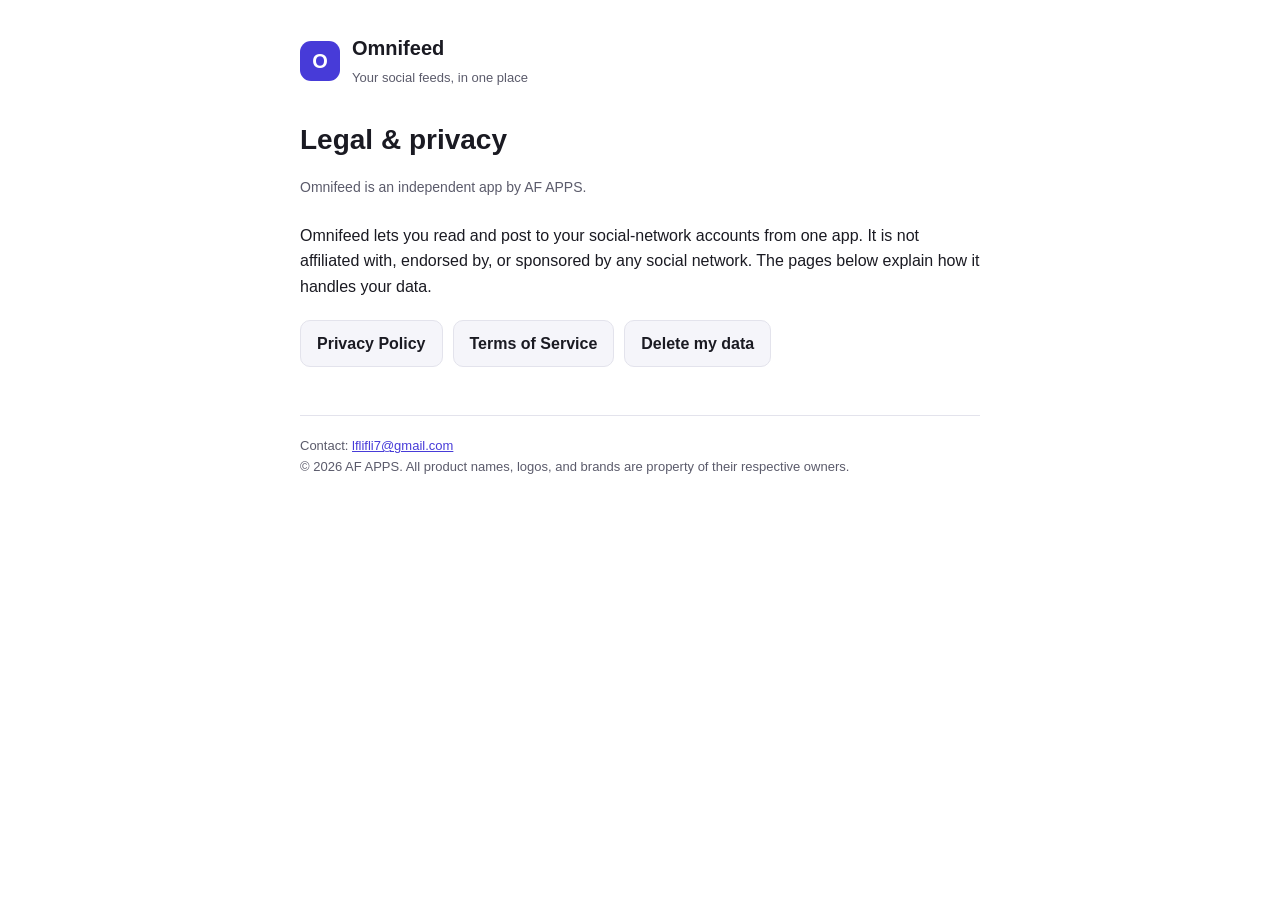
<file: index.html>
<!DOCTYPE html>
<html lang="en">
<head>
  <meta charset="utf-8">
  <meta name="viewport" content="width=device-width, initial-scale=1">
  <title>Omnifeed — Legal</title>
  <link rel="stylesheet" href="style.css">
</head>
<body>
  <div class="wrap">
    <header class="site">
      <div class="mark">O</div>
      <div>
        <h1>Omnifeed</h1>
        <span>Your social feeds, in one place</span>
      </div>
    </header>

    <h1 class="page">Legal &amp; privacy</h1>
    <p class="updated">Omnifeed is an independent app by AF APPS.</p>

    <p>Omnifeed lets you read and post to your social-network accounts from one
      app. It is not affiliated with, endorsed by, or sponsored by any social
      network. The pages below explain how it handles your data.</p>

    <nav class="docs">
      <a href="privacy/">Privacy Policy</a>
      <a href="terms/">Terms of Service</a>
      <a href="delete-account/">Delete my data</a>
    </nav>

    <footer>
      Contact: <a href="mailto:lflifli7@gmail.com">lflifli7@gmail.com</a><br>
      &copy; 2026 AF APPS. All product names, logos, and brands are property of
      their respective owners.
    </footer>
  </div>
</body>
</html>
</file>
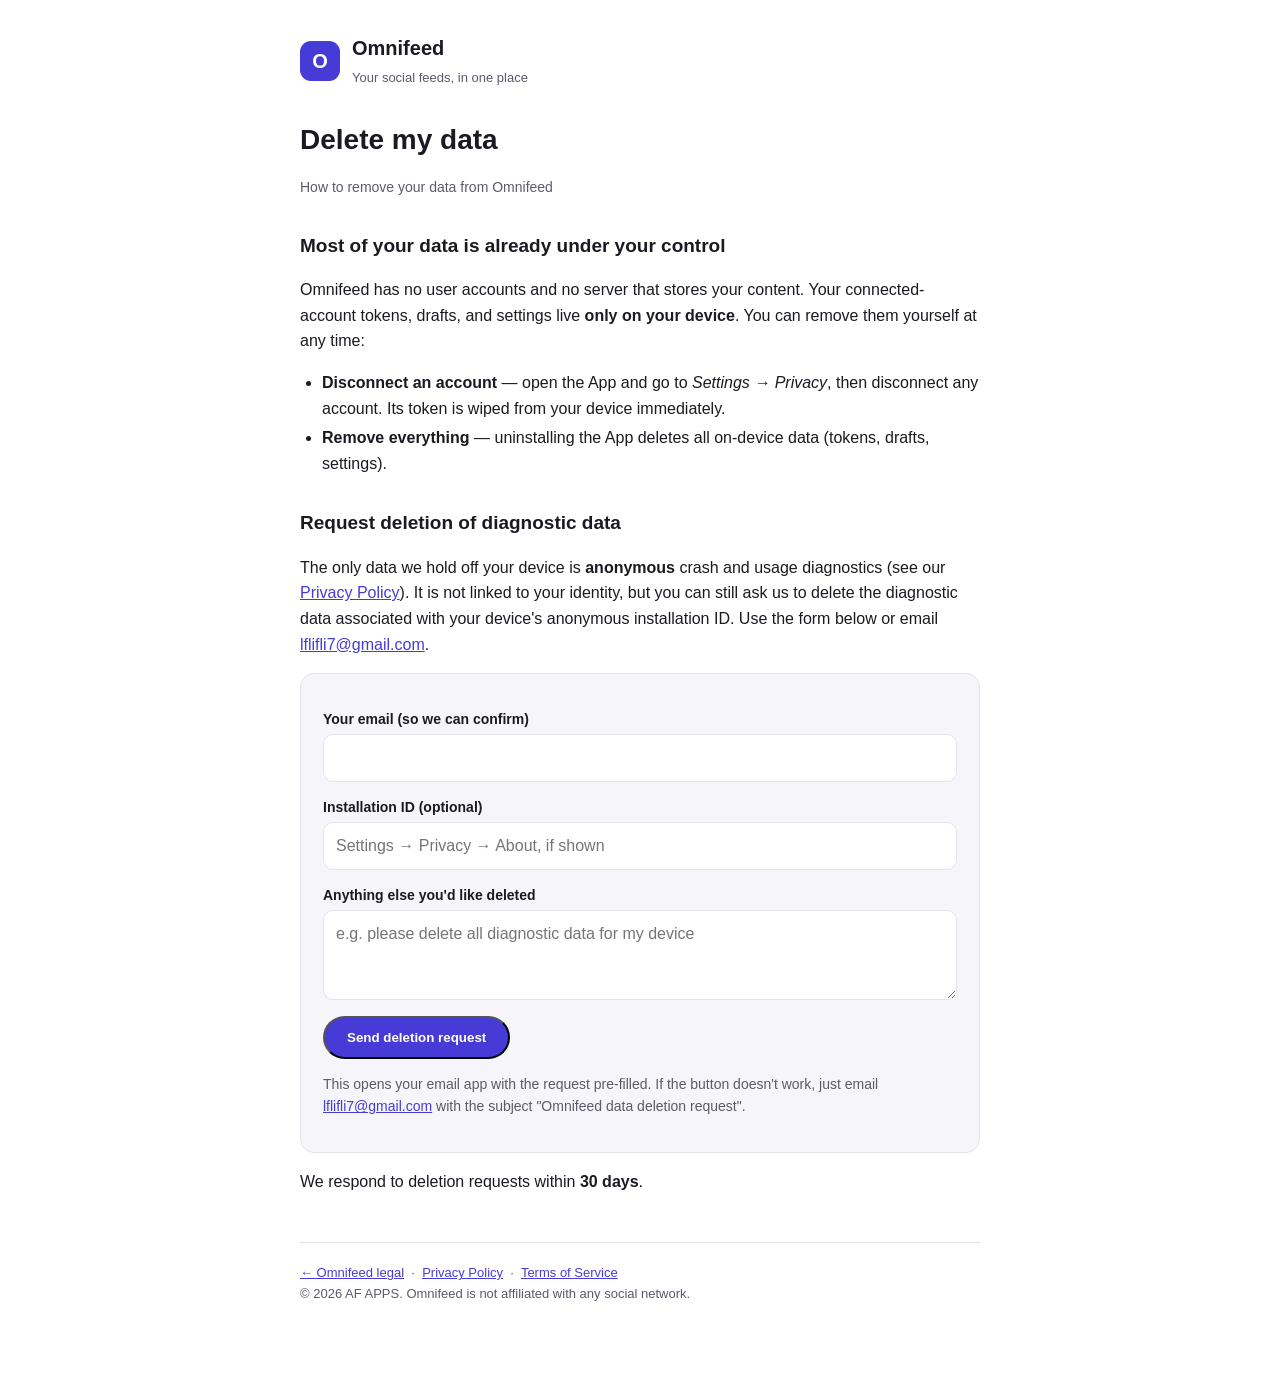
<file: delete-account/index.html>
<!DOCTYPE html>
<html lang="en">
<head>
  <meta charset="utf-8">
  <meta name="viewport" content="width=device-width, initial-scale=1">
  <title>Delete my data — Omnifeed</title>
  <link rel="stylesheet" href="../style.css">
</head>
<body>
  <div class="wrap">
    <header class="site">
      <div class="mark">O</div>
      <div>
        <h1>Omnifeed</h1>
        <span>Your social feeds, in one place</span>
      </div>
    </header>

    <h1 class="page">Delete my data</h1>
    <p class="updated">How to remove your data from Omnifeed</p>

    <h2>Most of your data is already under your control</h2>
    <p>Omnifeed has no user accounts and no server that stores your content.
      Your connected-account tokens, drafts, and settings live <strong>only on
      your device</strong>. You can remove them yourself at any time:</p>
    <ul>
      <li><strong>Disconnect an account</strong> — open the App and go to
        <em>Settings &rarr; Privacy</em>, then disconnect any account. Its
        token is wiped from your device immediately.</li>
      <li><strong>Remove everything</strong> — uninstalling the App deletes all
        on-device data (tokens, drafts, settings).</li>
    </ul>

    <h2>Request deletion of diagnostic data</h2>
    <p>The only data we hold off your device is <strong>anonymous</strong>
      crash and usage diagnostics (see our
      <a href="../privacy/">Privacy Policy</a>). It is not linked to your
      identity, but you can still ask us to delete the diagnostic data
      associated with your device's anonymous installation ID. Use the form
      below or email <a href="mailto:lflifli7@gmail.com">lflifli7@gmail.com</a>.</p>

    <div class="card">
      <form action="mailto:lflifli7@gmail.com" method="post" enctype="text/plain">
        <label for="email">Your email (so we can confirm)</label>
        <input type="email" id="email" name="Email" required>

        <label for="installid">Installation ID (optional)</label>
        <input type="text" id="installid" name="Installation_ID"
               placeholder="Settings → Privacy → About, if shown">

        <label for="details">Anything else you'd like deleted</label>
        <textarea id="details" name="Details"
                  placeholder="e.g. please delete all diagnostic data for my device"></textarea>

        <input type="hidden" name="Request" value="Omnifeed data deletion request">
        <button type="submit" class="btn">Send deletion request</button>
      </form>
      <p class="note" style="margin-top:14px;">
        This opens your email app with the request pre-filled. If the button
        doesn't work, just email
        <a href="mailto:lflifli7@gmail.com?subject=Omnifeed%20data%20deletion%20request">lflifli7@gmail.com</a>
        with the subject "Omnifeed data deletion request".
      </p>
    </div>

    <p>We respond to deletion requests within <strong>30 days</strong>.</p>

    <footer>
      <a href="../">&larr; Omnifeed legal</a> &nbsp;·&nbsp;
      <a href="../privacy/">Privacy Policy</a> &nbsp;·&nbsp;
      <a href="../terms/">Terms of Service</a><br>
      &copy; 2026 AF APPS. Omnifeed is not affiliated with any social network.
    </footer>
  </div>
</body>
</html>
</file>
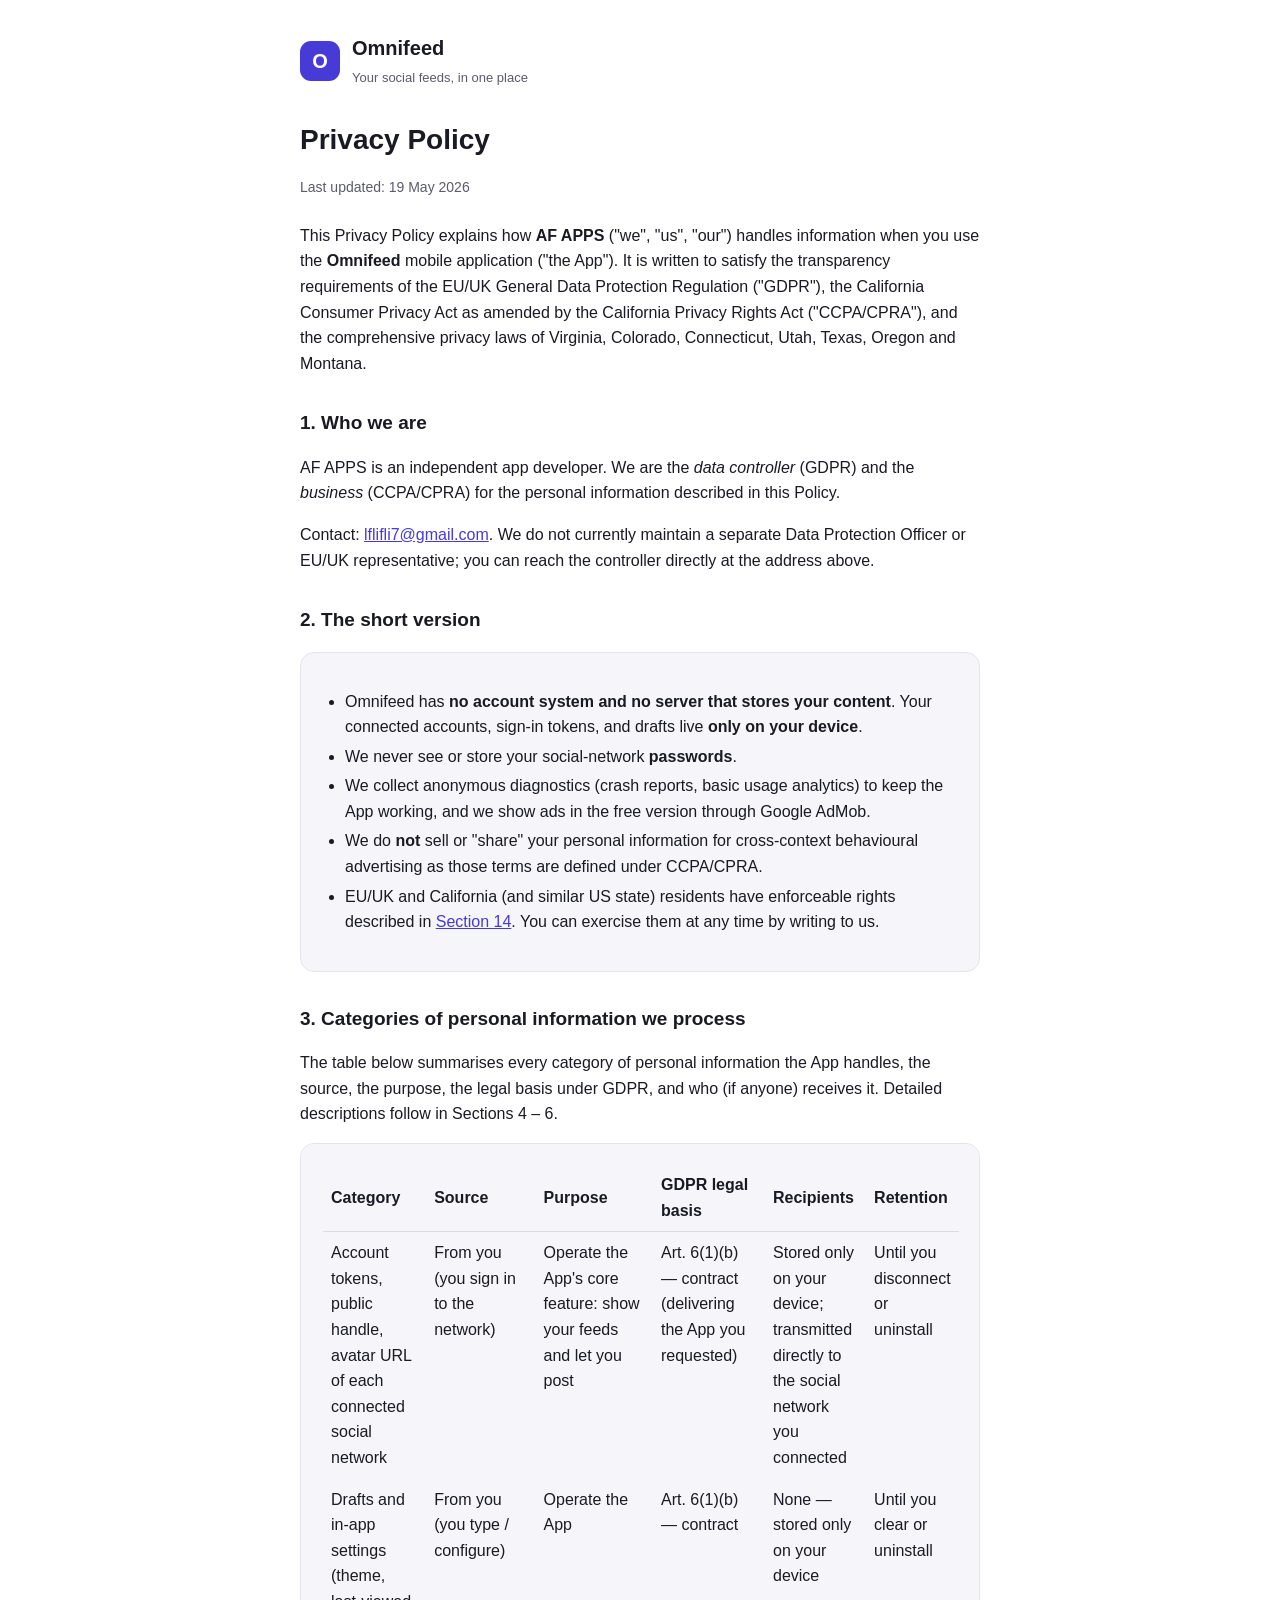
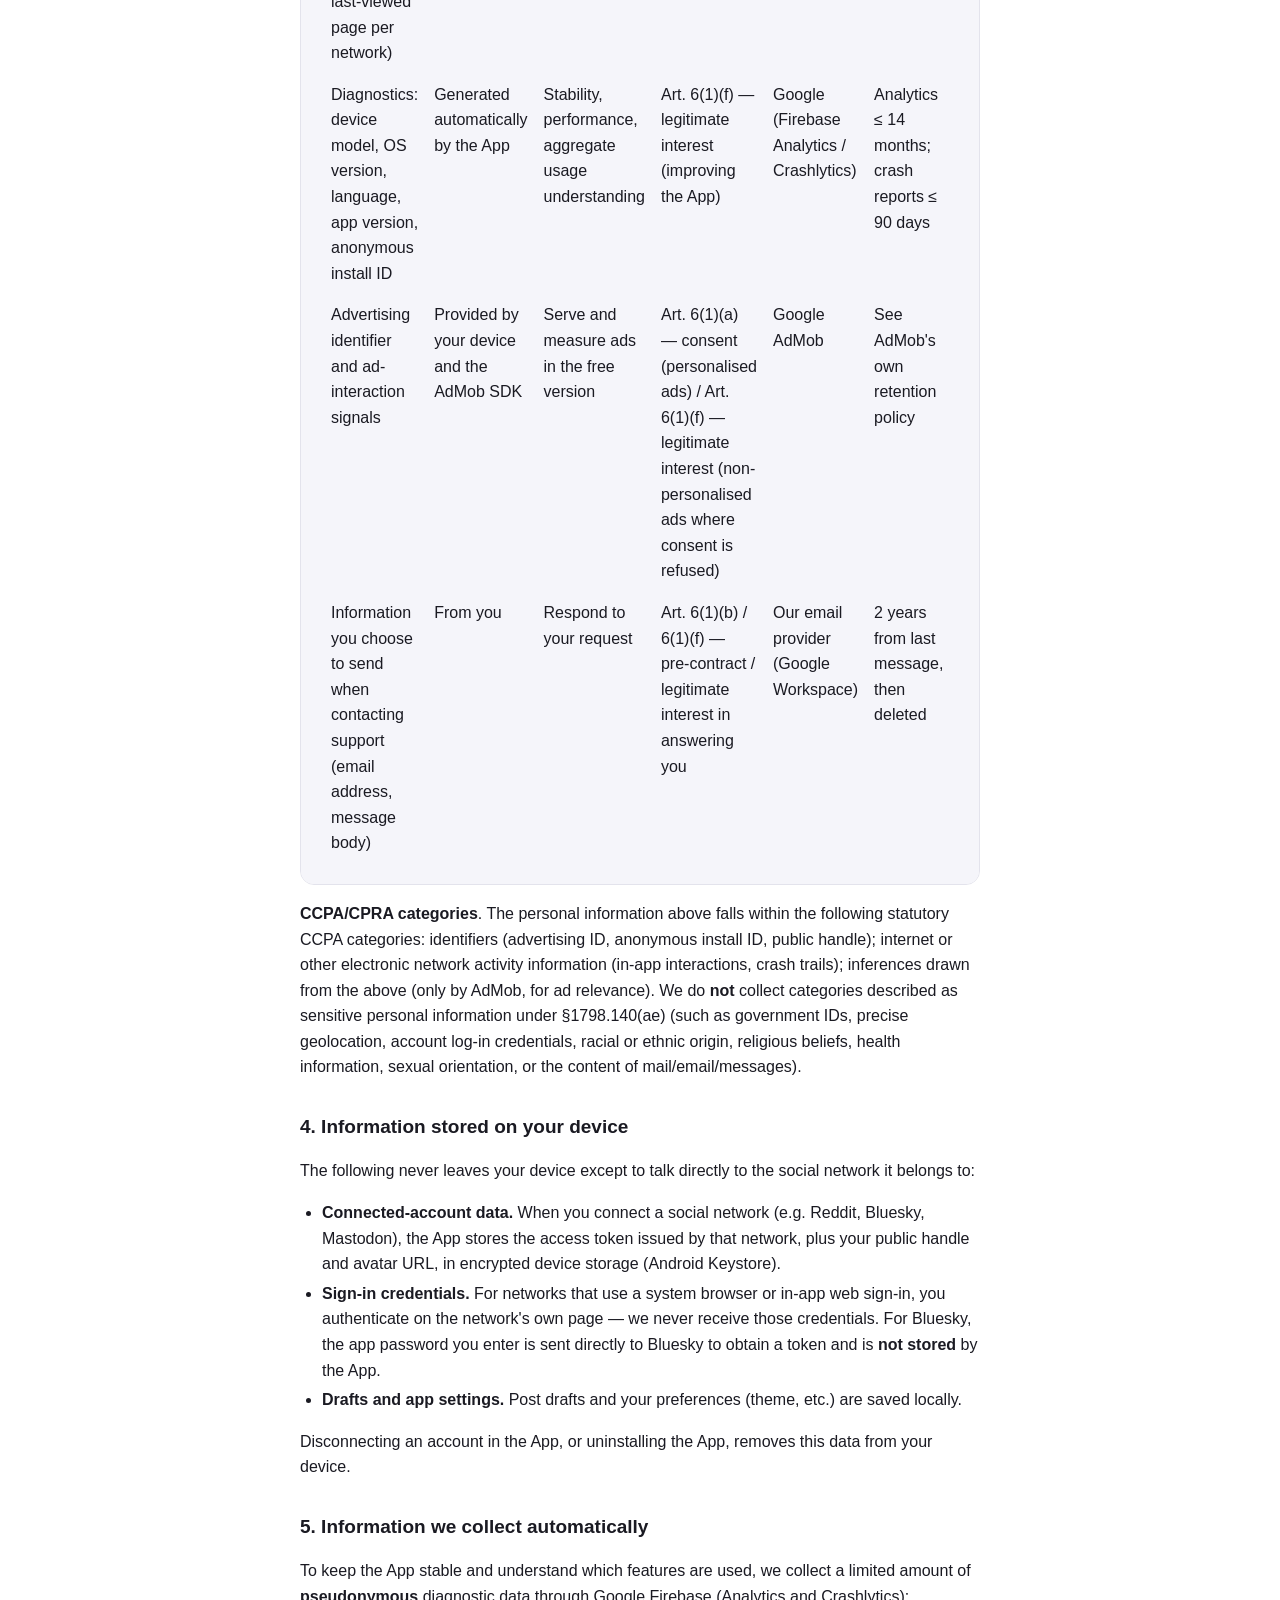
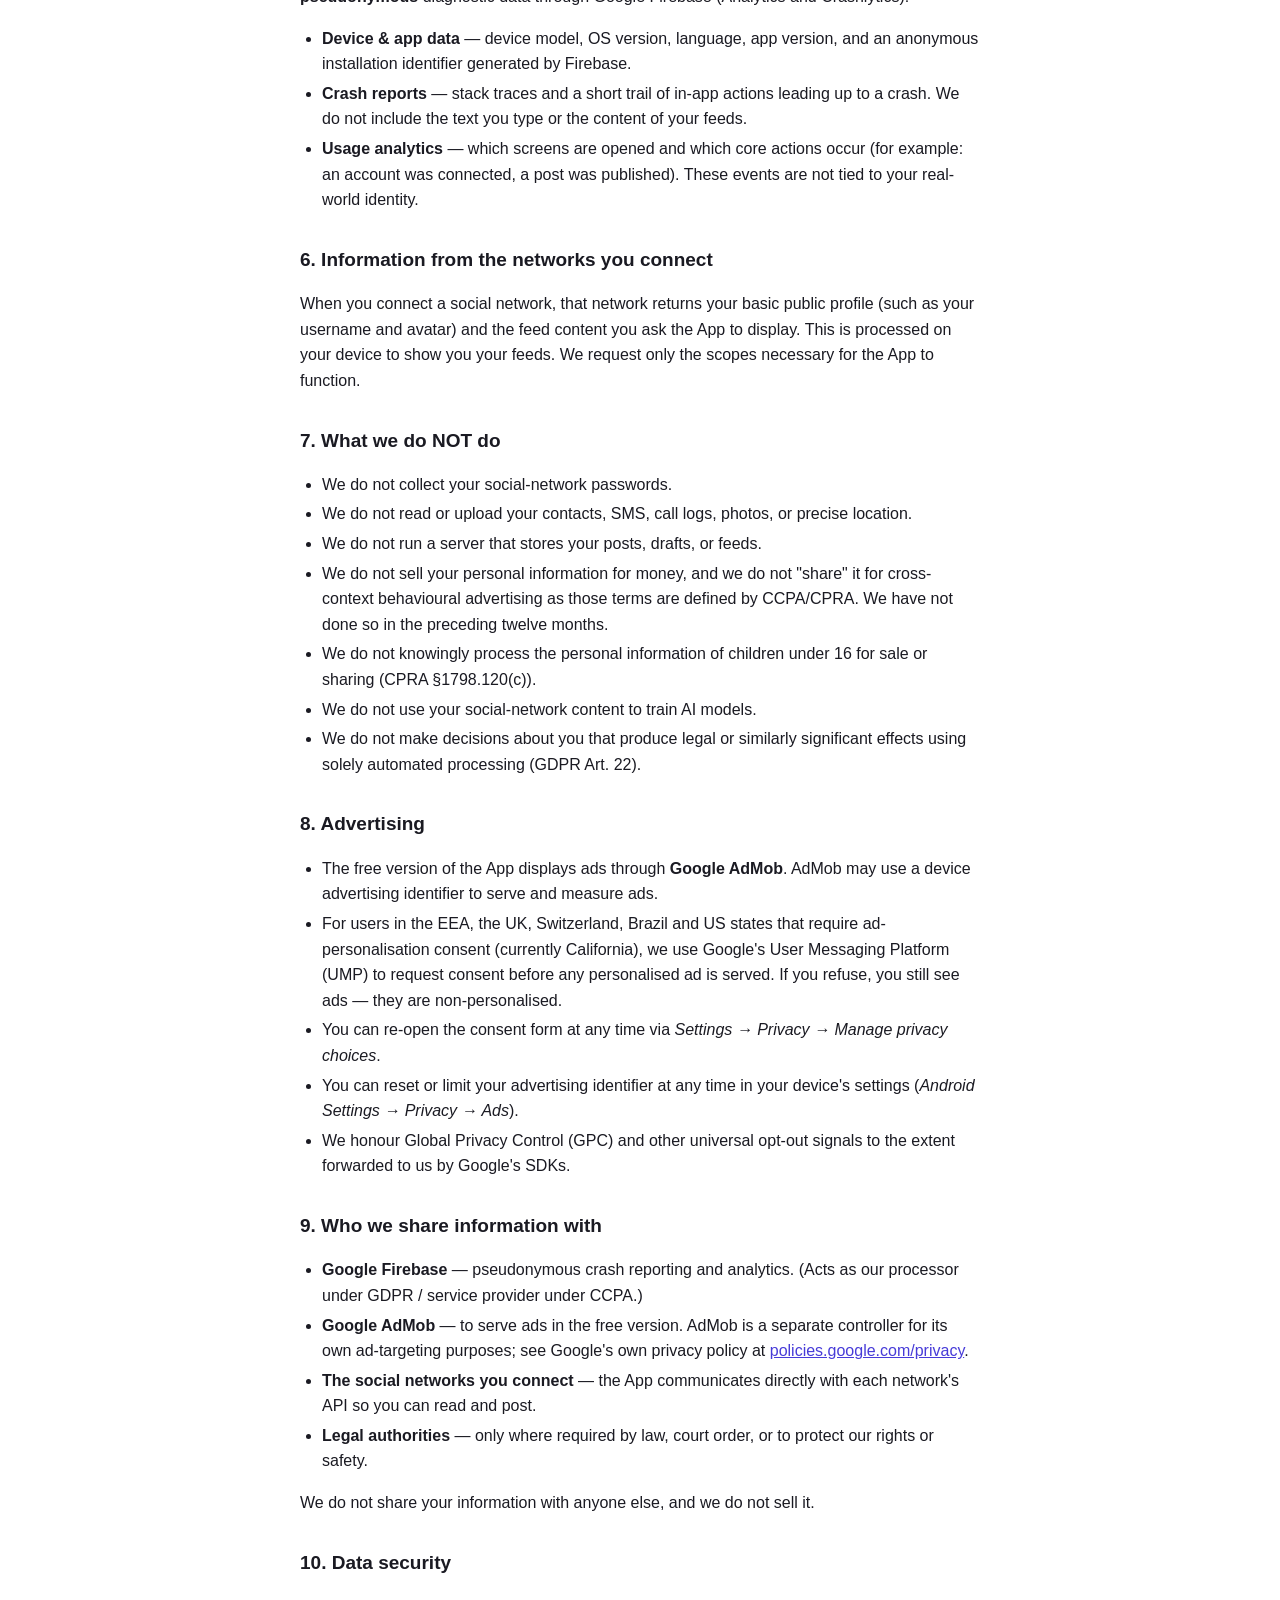
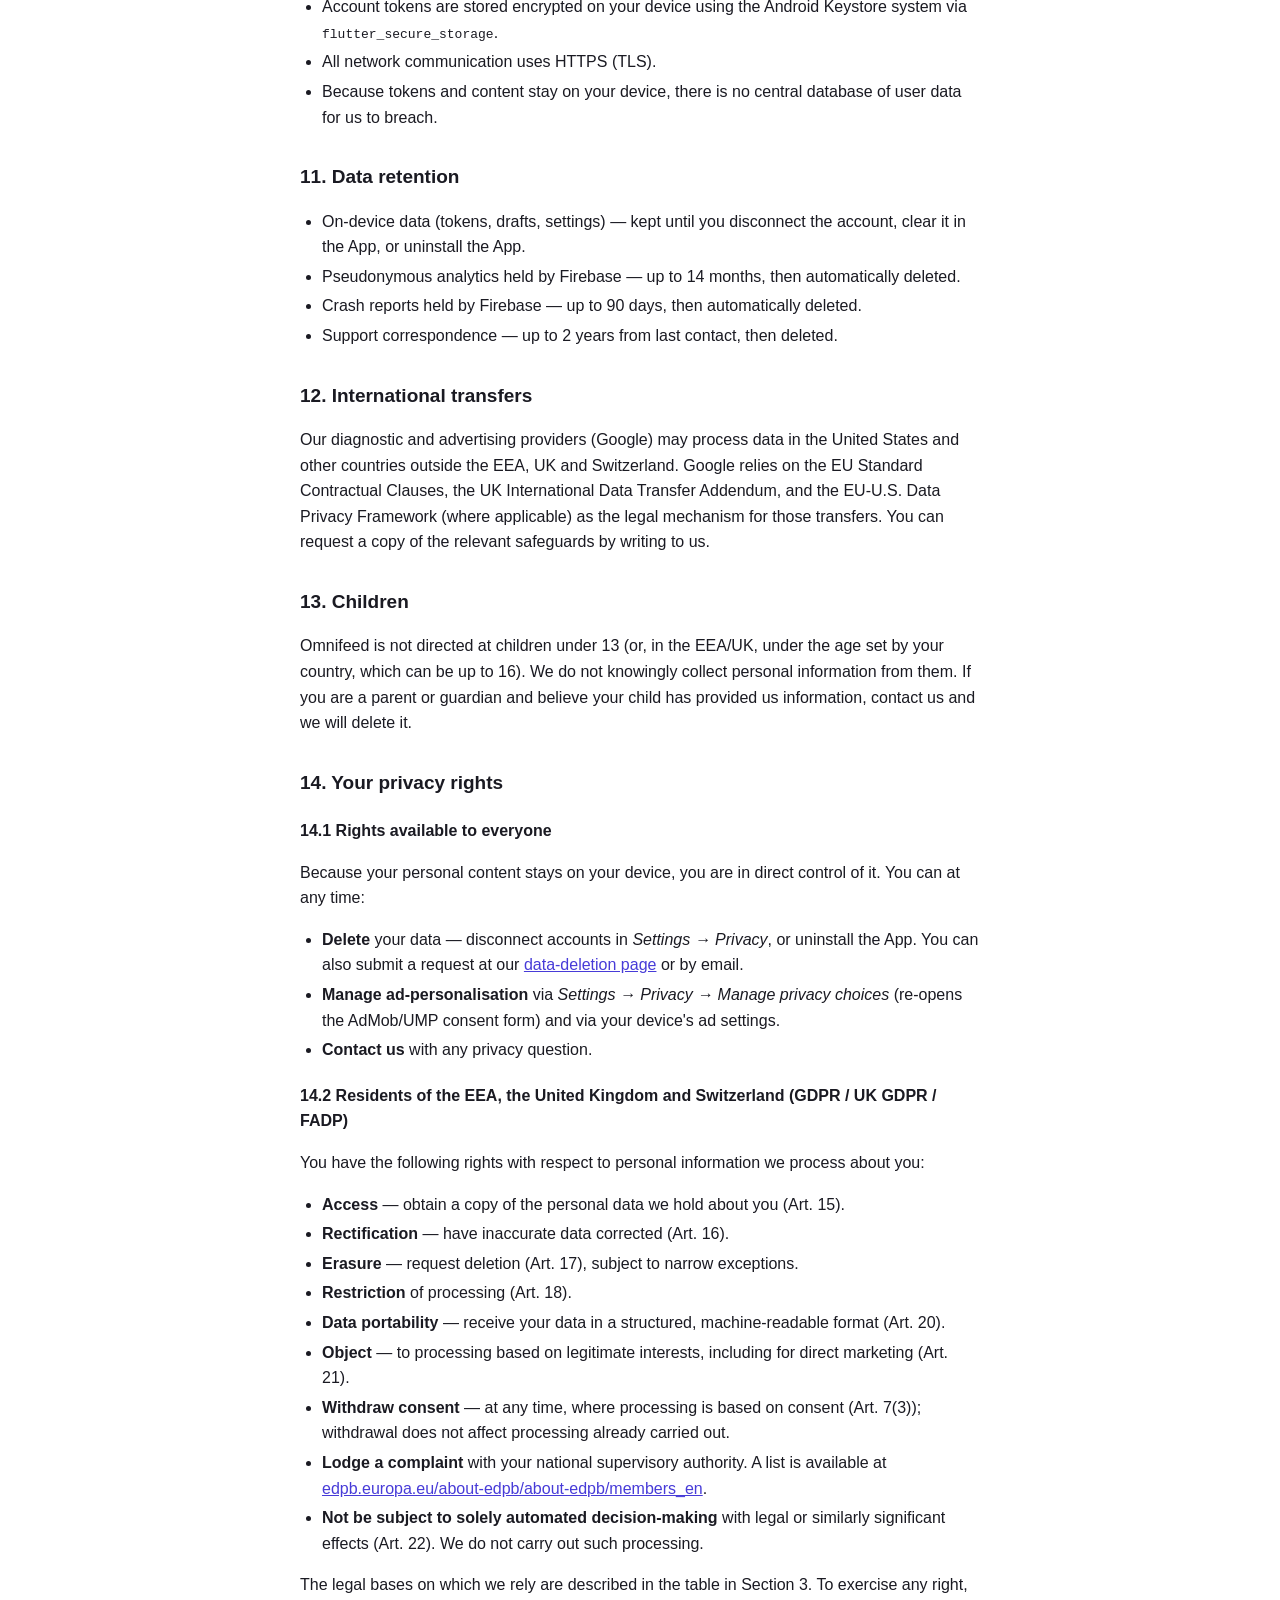
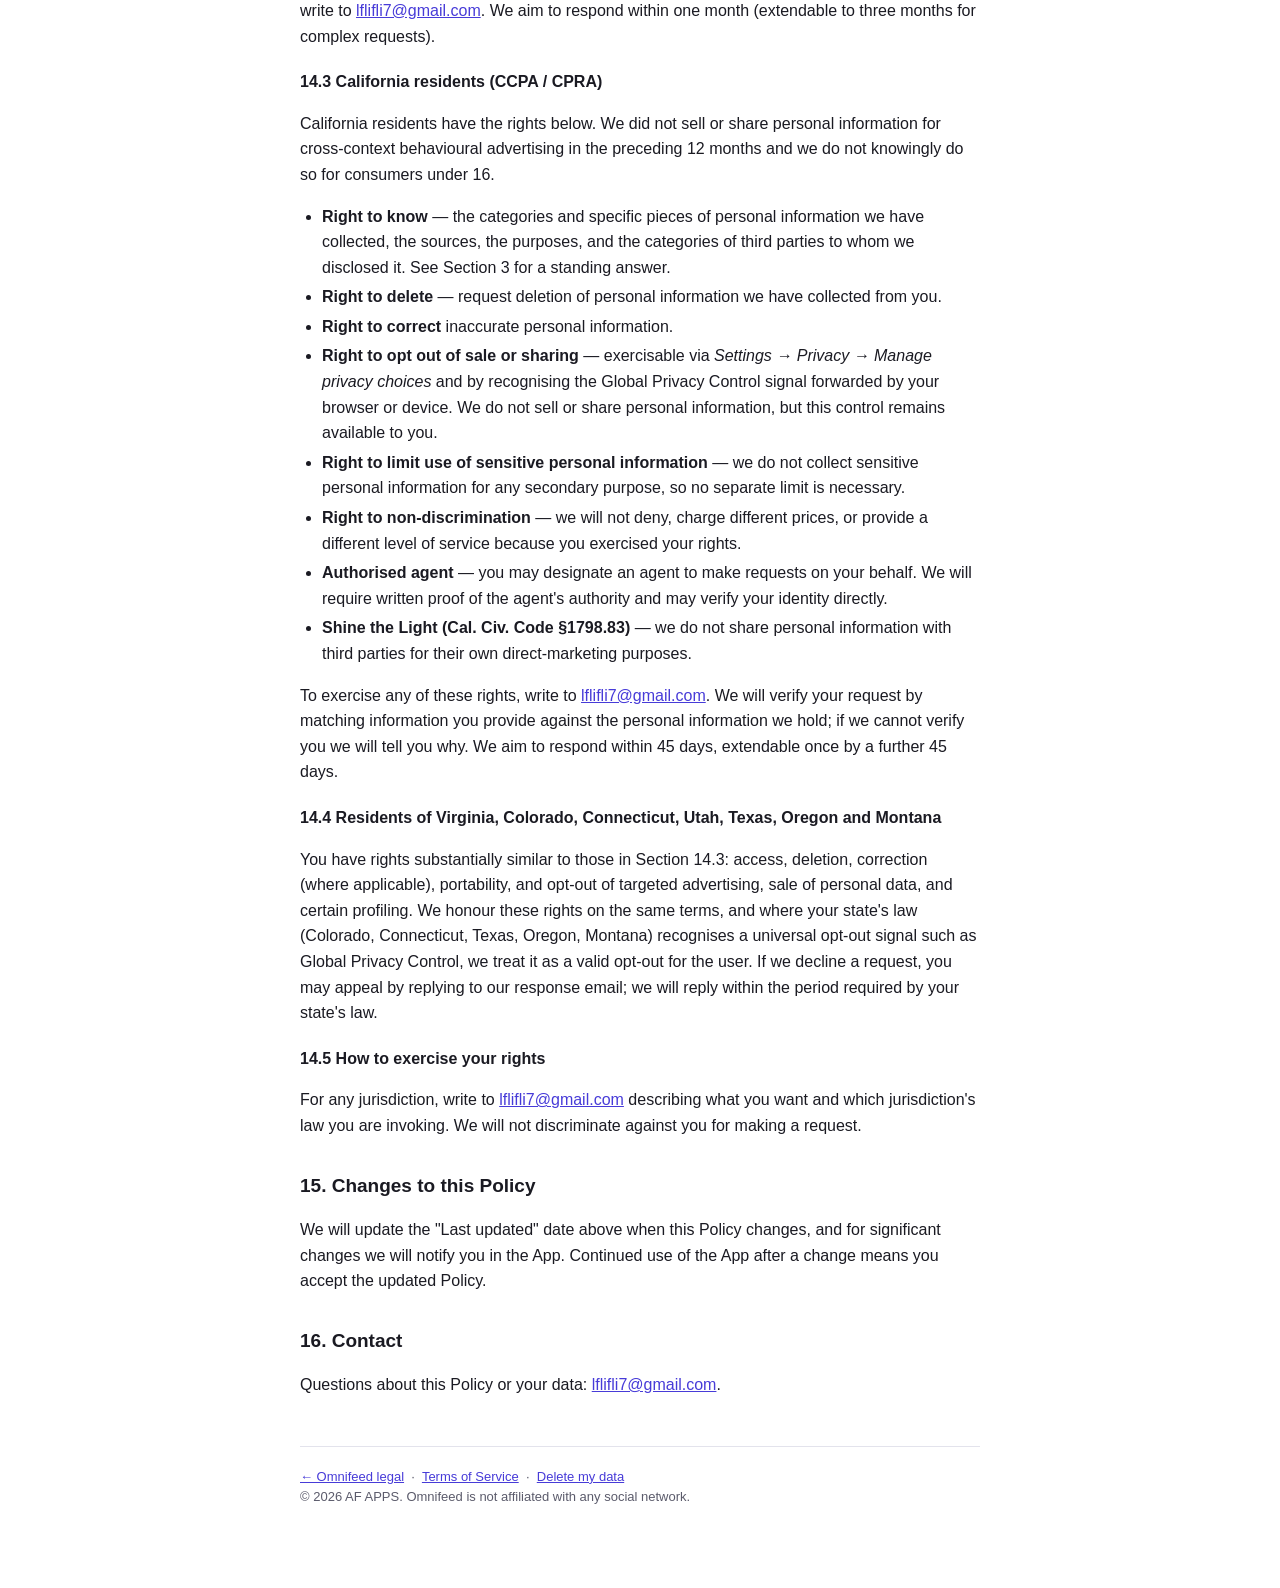
<file: privacy/index.html>
<!DOCTYPE html>
<html lang="en">
<head>
  <meta charset="utf-8">
  <meta name="viewport" content="width=device-width, initial-scale=1">
  <title>Privacy Policy — Omnifeed</title>
  <link rel="stylesheet" href="../style.css">
</head>
<body>
  <div class="wrap">
    <header class="site">
      <div class="mark">O</div>
      <div>
        <h1>Omnifeed</h1>
        <span>Your social feeds, in one place</span>
      </div>
    </header>

    <h1 class="page">Privacy Policy</h1>
    <p class="updated">Last updated: 19 May 2026</p>

    <p>This Privacy Policy explains how <strong>AF APPS</strong> ("we", "us",
      "our") handles information when you use the <strong>Omnifeed</strong>
      mobile application ("the App"). It is written to satisfy the
      transparency requirements of the EU/UK General Data Protection
      Regulation ("GDPR"), the California Consumer Privacy Act as amended by
      the California Privacy Rights Act ("CCPA/CPRA"), and the comprehensive
      privacy laws of Virginia, Colorado, Connecticut, Utah, Texas, Oregon
      and Montana.</p>

    <h2>1. Who we are</h2>
    <p>AF APPS is an independent app developer. We are the <em>data
      controller</em> (GDPR) and the <em>business</em> (CCPA/CPRA) for the
      personal information described in this Policy.</p>
    <p>Contact: <a href="mailto:lflifli7@gmail.com">lflifli7@gmail.com</a>.
      We do not currently maintain a separate Data Protection Officer or
      EU/UK representative; you can reach the controller directly at the
      address above.</p>

    <h2>2. The short version</h2>
    <div class="card">
      <ul>
        <li>Omnifeed has <strong>no account system and no server that stores
          your content</strong>. Your connected accounts, sign-in tokens, and
          drafts live <strong>only on your device</strong>.</li>
        <li>We never see or store your social-network <strong>passwords</strong>.</li>
        <li>We collect anonymous diagnostics (crash reports, basic usage
          analytics) to keep the App working, and we show ads in the free
          version through Google AdMob.</li>
        <li>We do <strong>not</strong> sell or "share" your personal
          information for cross-context behavioural advertising as those
          terms are defined under CCPA/CPRA.</li>
        <li>EU/UK and California (and similar US state) residents have
          enforceable rights described in <a href="#section-rights">Section
          14</a>. You can exercise them at any time by writing to us.</li>
      </ul>
    </div>

    <h2>3. Categories of personal information we process</h2>
    <p>The table below summarises every category of personal information the
      App handles, the source, the purpose, the legal basis under GDPR, and
      who (if anyone) receives it. Detailed descriptions follow in
      Sections 4 – 6.</p>
    <div class="card" style="overflow-x:auto">
      <table style="width:100%; border-collapse:collapse">
        <thead>
          <tr>
            <th style="text-align:left; padding:8px; border-bottom:1px solid #ddd">Category</th>
            <th style="text-align:left; padding:8px; border-bottom:1px solid #ddd">Source</th>
            <th style="text-align:left; padding:8px; border-bottom:1px solid #ddd">Purpose</th>
            <th style="text-align:left; padding:8px; border-bottom:1px solid #ddd">GDPR legal basis</th>
            <th style="text-align:left; padding:8px; border-bottom:1px solid #ddd">Recipients</th>
            <th style="text-align:left; padding:8px; border-bottom:1px solid #ddd">Retention</th>
          </tr>
        </thead>
        <tbody>
          <tr>
            <td style="padding:8px; vertical-align:top">Account tokens, public handle, avatar URL of each connected social network</td>
            <td style="padding:8px; vertical-align:top">From you (you sign in to the network)</td>
            <td style="padding:8px; vertical-align:top">Operate the App's core feature: show your feeds and let you post</td>
            <td style="padding:8px; vertical-align:top">Art. 6(1)(b) — contract (delivering the App you requested)</td>
            <td style="padding:8px; vertical-align:top">Stored only on your device; transmitted directly to the social network you connected</td>
            <td style="padding:8px; vertical-align:top">Until you disconnect or uninstall</td>
          </tr>
          <tr>
            <td style="padding:8px; vertical-align:top">Drafts and in-app settings (theme, last-viewed page per network)</td>
            <td style="padding:8px; vertical-align:top">From you (you type / configure)</td>
            <td style="padding:8px; vertical-align:top">Operate the App</td>
            <td style="padding:8px; vertical-align:top">Art. 6(1)(b) — contract</td>
            <td style="padding:8px; vertical-align:top">None — stored only on your device</td>
            <td style="padding:8px; vertical-align:top">Until you clear or uninstall</td>
          </tr>
          <tr>
            <td style="padding:8px; vertical-align:top">Diagnostics: device model, OS version, language, app version, anonymous install ID</td>
            <td style="padding:8px; vertical-align:top">Generated automatically by the App</td>
            <td style="padding:8px; vertical-align:top">Stability, performance, aggregate usage understanding</td>
            <td style="padding:8px; vertical-align:top">Art. 6(1)(f) — legitimate interest (improving the App)</td>
            <td style="padding:8px; vertical-align:top">Google (Firebase Analytics / Crashlytics)</td>
            <td style="padding:8px; vertical-align:top">Analytics ≤ 14 months; crash reports ≤ 90 days</td>
          </tr>
          <tr>
            <td style="padding:8px; vertical-align:top">Advertising identifier and ad-interaction signals</td>
            <td style="padding:8px; vertical-align:top">Provided by your device and the AdMob SDK</td>
            <td style="padding:8px; vertical-align:top">Serve and measure ads in the free version</td>
            <td style="padding:8px; vertical-align:top">Art. 6(1)(a) — consent (personalised ads) / Art. 6(1)(f) — legitimate interest (non-personalised ads where consent is refused)</td>
            <td style="padding:8px; vertical-align:top">Google AdMob</td>
            <td style="padding:8px; vertical-align:top">See AdMob's own retention policy</td>
          </tr>
          <tr>
            <td style="padding:8px; vertical-align:top">Information you choose to send when contacting support (email address, message body)</td>
            <td style="padding:8px; vertical-align:top">From you</td>
            <td style="padding:8px; vertical-align:top">Respond to your request</td>
            <td style="padding:8px; vertical-align:top">Art. 6(1)(b) / 6(1)(f) — pre-contract / legitimate interest in answering you</td>
            <td style="padding:8px; vertical-align:top">Our email provider (Google Workspace)</td>
            <td style="padding:8px; vertical-align:top">2 years from last message, then deleted</td>
          </tr>
        </tbody>
      </table>
    </div>
    <p><strong>CCPA/CPRA categories</strong>. The personal information above
      falls within the following statutory CCPA categories: identifiers
      (advertising ID, anonymous install ID, public handle); internet or
      other electronic network activity information (in-app interactions,
      crash trails); inferences drawn from the above (only by AdMob, for ad
      relevance). We do <strong>not</strong> collect categories described as
      sensitive personal information under §1798.140(ae) (such as government
      IDs, precise geolocation, account log-in credentials, racial or ethnic
      origin, religious beliefs, health information, sexual orientation, or
      the content of mail/email/messages).</p>

    <h2>4. Information stored on your device</h2>
    <p>The following never leaves your device except to talk directly to the
      social network it belongs to:</p>
    <ul>
      <li><strong>Connected-account data.</strong> When you connect a social
        network (e.g. Reddit, Bluesky, Mastodon), the App stores the access
        token issued by that network, plus your public handle and avatar
        URL, in encrypted device storage (Android Keystore).</li>
      <li><strong>Sign-in credentials.</strong> For networks that use a
        system browser or in-app web sign-in, you authenticate on the
        network's own page — we never receive those credentials. For
        Bluesky, the app password you enter is sent directly to Bluesky to
        obtain a token and is <strong>not stored</strong> by the App.</li>
      <li><strong>Drafts and app settings.</strong> Post drafts and your
        preferences (theme, etc.) are saved locally.</li>
    </ul>
    <p>Disconnecting an account in the App, or uninstalling the App, removes
      this data from your device.</p>

    <h2>5. Information we collect automatically</h2>
    <p>To keep the App stable and understand which features are used, we
      collect a limited amount of <strong>pseudonymous</strong> diagnostic
      data through Google Firebase (Analytics and Crashlytics):</p>
    <ul>
      <li><strong>Device &amp; app data</strong> — device model, OS version,
        language, app version, and an anonymous installation identifier
        generated by Firebase.</li>
      <li><strong>Crash reports</strong> — stack traces and a short trail of
        in-app actions leading up to a crash. We do not include the text you
        type or the content of your feeds.</li>
      <li><strong>Usage analytics</strong> — which screens are opened and
        which core actions occur (for example: an account was connected, a
        post was published). These events are not tied to your real-world
        identity.</li>
    </ul>

    <h2>6. Information from the networks you connect</h2>
    <p>When you connect a social network, that network returns your basic
      public profile (such as your username and avatar) and the feed content
      you ask the App to display. This is processed on your device to show
      you your feeds. We request only the scopes necessary for the App to
      function.</p>

    <h2>7. What we do NOT do</h2>
    <ul>
      <li>We do not collect your social-network passwords.</li>
      <li>We do not read or upload your contacts, SMS, call logs, photos, or
        precise location.</li>
      <li>We do not run a server that stores your posts, drafts, or feeds.</li>
      <li>We do not sell your personal information for money, and we do not
        "share" it for cross-context behavioural advertising as those terms
        are defined by CCPA/CPRA. We have not done so in the preceding
        twelve months.</li>
      <li>We do not knowingly process the personal information of children
        under 16 for sale or sharing (CPRA §1798.120(c)).</li>
      <li>We do not use your social-network content to train AI models.</li>
      <li>We do not make decisions about you that produce legal or similarly
        significant effects using solely automated processing
        (GDPR Art. 22).</li>
    </ul>

    <h2>8. Advertising</h2>
    <ul>
      <li>The free version of the App displays ads through <strong>Google
        AdMob</strong>. AdMob may use a device advertising identifier to
        serve and measure ads.</li>
      <li>For users in the EEA, the UK, Switzerland, Brazil and US states
        that require ad-personalisation consent (currently California), we
        use Google's User Messaging Platform (UMP) to request consent
        before any personalised ad is served. If you refuse, you still see
        ads — they are non-personalised.</li>
      <li>You can re-open the consent form at any time via
        <em>Settings &rarr; Privacy &rarr; Manage privacy choices</em>.</li>
      <li>You can reset or limit your advertising identifier at any time in
        your device's settings (<em>Android Settings &rarr; Privacy &rarr;
        Ads</em>).</li>
      <li>We honour Global Privacy Control (GPC) and other universal opt-out
        signals to the extent forwarded to us by Google's SDKs.</li>
    </ul>

    <h2>9. Who we share information with</h2>
    <ul>
      <li><strong>Google Firebase</strong> — pseudonymous crash reporting
        and analytics. (Acts as our processor under GDPR / service provider
        under CCPA.)</li>
      <li><strong>Google AdMob</strong> — to serve ads in the free version.
        AdMob is a separate controller for its own ad-targeting purposes;
        see Google's own privacy policy at
        <a href="https://policies.google.com/privacy">policies.google.com/privacy</a>.</li>
      <li><strong>The social networks you connect</strong> — the App
        communicates directly with each network's API so you can read and
        post.</li>
      <li><strong>Legal authorities</strong> — only where required by law,
        court order, or to protect our rights or safety.</li>
    </ul>
    <p>We do not share your information with anyone else, and we do not
      sell it.</p>

    <h2>10. Data security</h2>
    <ul>
      <li>Account tokens are stored encrypted on your device using the
        Android Keystore system via
        <code>flutter_secure_storage</code>.</li>
      <li>All network communication uses HTTPS (TLS).</li>
      <li>Because tokens and content stay on your device, there is no
        central database of user data for us to breach.</li>
    </ul>

    <h2>11. Data retention</h2>
    <ul>
      <li>On-device data (tokens, drafts, settings) — kept until you
        disconnect the account, clear it in the App, or uninstall the App.</li>
      <li>Pseudonymous analytics held by Firebase — up to 14 months, then
        automatically deleted.</li>
      <li>Crash reports held by Firebase — up to 90 days, then automatically
        deleted.</li>
      <li>Support correspondence — up to 2 years from last contact, then
        deleted.</li>
    </ul>

    <h2>12. International transfers</h2>
    <p>Our diagnostic and advertising providers (Google) may process data in
      the United States and other countries outside the EEA, UK and
      Switzerland. Google relies on the EU Standard Contractual Clauses,
      the UK International Data Transfer Addendum, and the EU-U.S. Data
      Privacy Framework (where applicable) as the legal mechanism for those
      transfers. You can request a copy of the relevant safeguards by
      writing to us.</p>

    <h2>13. Children</h2>
    <p>Omnifeed is not directed at children under 13 (or, in the EEA/UK,
      under the age set by your country, which can be up to 16). We do not
      knowingly collect personal information from them. If you are a parent
      or guardian and believe your child has provided us information,
      contact us and we will delete it.</p>

    <h2 id="section-rights">14. Your privacy rights</h2>

    <h3>14.1 Rights available to everyone</h3>
    <p>Because your personal content stays on your device, you are in direct
      control of it. You can at any time:</p>
    <ul>
      <li><strong>Delete</strong> your data — disconnect accounts in
        <em>Settings &rarr; Privacy</em>, or uninstall the App. You can also
        submit a request at our
        <a href="../delete-account/">data-deletion page</a> or by email.</li>
      <li><strong>Manage ad-personalisation</strong> via
        <em>Settings &rarr; Privacy &rarr; Manage privacy choices</em>
        (re-opens the AdMob/UMP consent form) and via your device's ad
        settings.</li>
      <li><strong>Contact us</strong> with any privacy question.</li>
    </ul>

    <h3>14.2 Residents of the EEA, the United Kingdom and Switzerland (GDPR / UK GDPR / FADP)</h3>
    <p>You have the following rights with respect to personal information we
      process about you:</p>
    <ul>
      <li><strong>Access</strong> — obtain a copy of the personal data we
        hold about you (Art. 15).</li>
      <li><strong>Rectification</strong> — have inaccurate data corrected
        (Art. 16).</li>
      <li><strong>Erasure</strong> — request deletion (Art. 17), subject to
        narrow exceptions.</li>
      <li><strong>Restriction</strong> of processing (Art. 18).</li>
      <li><strong>Data portability</strong> — receive your data in a
        structured, machine-readable format (Art. 20).</li>
      <li><strong>Object</strong> — to processing based on legitimate
        interests, including for direct marketing (Art. 21).</li>
      <li><strong>Withdraw consent</strong> — at any time, where processing
        is based on consent (Art. 7(3)); withdrawal does not affect
        processing already carried out.</li>
      <li><strong>Lodge a complaint</strong> with your national supervisory
        authority. A list is available at
        <a href="https://edpb.europa.eu/about-edpb/about-edpb/members_en">edpb.europa.eu/about-edpb/about-edpb/members_en</a>.</li>
      <li><strong>Not be subject to solely automated decision-making</strong>
        with legal or similarly significant effects (Art. 22). We do not
        carry out such processing.</li>
    </ul>
    <p>The legal bases on which we rely are described in the table in
      Section 3. To exercise any right, write to
      <a href="mailto:lflifli7@gmail.com">lflifli7@gmail.com</a>. We aim to
      respond within one month (extendable to three months for complex
      requests).</p>

    <h3>14.3 California residents (CCPA / CPRA)</h3>
    <p>California residents have the rights below. We did not sell or share
      personal information for cross-context behavioural advertising in the
      preceding 12 months and we do not knowingly do so for consumers under
      16.</p>
    <ul>
      <li><strong>Right to know</strong> — the categories and specific
        pieces of personal information we have collected, the sources, the
        purposes, and the categories of third parties to whom we disclosed
        it. See Section 3 for a standing answer.</li>
      <li><strong>Right to delete</strong> — request deletion of personal
        information we have collected from you.</li>
      <li><strong>Right to correct</strong> inaccurate personal
        information.</li>
      <li><strong>Right to opt out of sale or sharing</strong> — exercisable
        via <em>Settings &rarr; Privacy &rarr; Manage privacy choices</em>
        and by recognising the Global Privacy Control signal forwarded by
        your browser or device. We do not sell or share personal
        information, but this control remains available to you.</li>
      <li><strong>Right to limit use of sensitive personal information</strong>
        — we do not collect sensitive personal information for any
        secondary purpose, so no separate limit is necessary.</li>
      <li><strong>Right to non-discrimination</strong> — we will not deny,
        charge different prices, or provide a different level of service
        because you exercised your rights.</li>
      <li><strong>Authorised agent</strong> — you may designate an agent to
        make requests on your behalf. We will require written proof of the
        agent's authority and may verify your identity directly.</li>
      <li><strong>Shine the Light (Cal. Civ. Code §1798.83)</strong> — we
        do not share personal information with third parties for their own
        direct-marketing purposes.</li>
    </ul>
    <p>To exercise any of these rights, write to
      <a href="mailto:lflifli7@gmail.com">lflifli7@gmail.com</a>. We will
      verify your request by matching information you provide against the
      personal information we hold; if we cannot verify you we will tell
      you why. We aim to respond within 45 days, extendable once by a
      further 45 days.</p>

    <h3>14.4 Residents of Virginia, Colorado, Connecticut, Utah, Texas, Oregon and Montana</h3>
    <p>You have rights substantially similar to those in Section 14.3:
      access, deletion, correction (where applicable), portability, and
      opt-out of targeted advertising, sale of personal data, and certain
      profiling. We honour these rights on the same terms, and where your
      state's law (Colorado, Connecticut, Texas, Oregon, Montana)
      recognises a universal opt-out signal such as Global Privacy
      Control, we treat it as a valid opt-out for the user. If we decline
      a request, you may appeal by replying to our response email; we will
      reply within the period required by your state's law.</p>

    <h3>14.5 How to exercise your rights</h3>
    <p>For any jurisdiction, write to
      <a href="mailto:lflifli7@gmail.com">lflifli7@gmail.com</a> describing
      what you want and which jurisdiction's law you are invoking. We will
      not discriminate against you for making a request.</p>

    <h2>15. Changes to this Policy</h2>
    <p>We will update the "Last updated" date above when this Policy
      changes, and for significant changes we will notify you in the App.
      Continued use of the App after a change means you accept the updated
      Policy.</p>

    <h2>16. Contact</h2>
    <p>Questions about this Policy or your data:
      <a href="mailto:lflifli7@gmail.com">lflifli7@gmail.com</a>.</p>

    <footer>
      <a href="../">&larr; Omnifeed legal</a> &nbsp;·&nbsp;
      <a href="../terms/">Terms of Service</a> &nbsp;·&nbsp;
      <a href="../delete-account/">Delete my data</a><br>
      &copy; 2026 AF APPS. Omnifeed is not affiliated with any social network.
    </footer>
  </div>
</body>
</html>
</file>
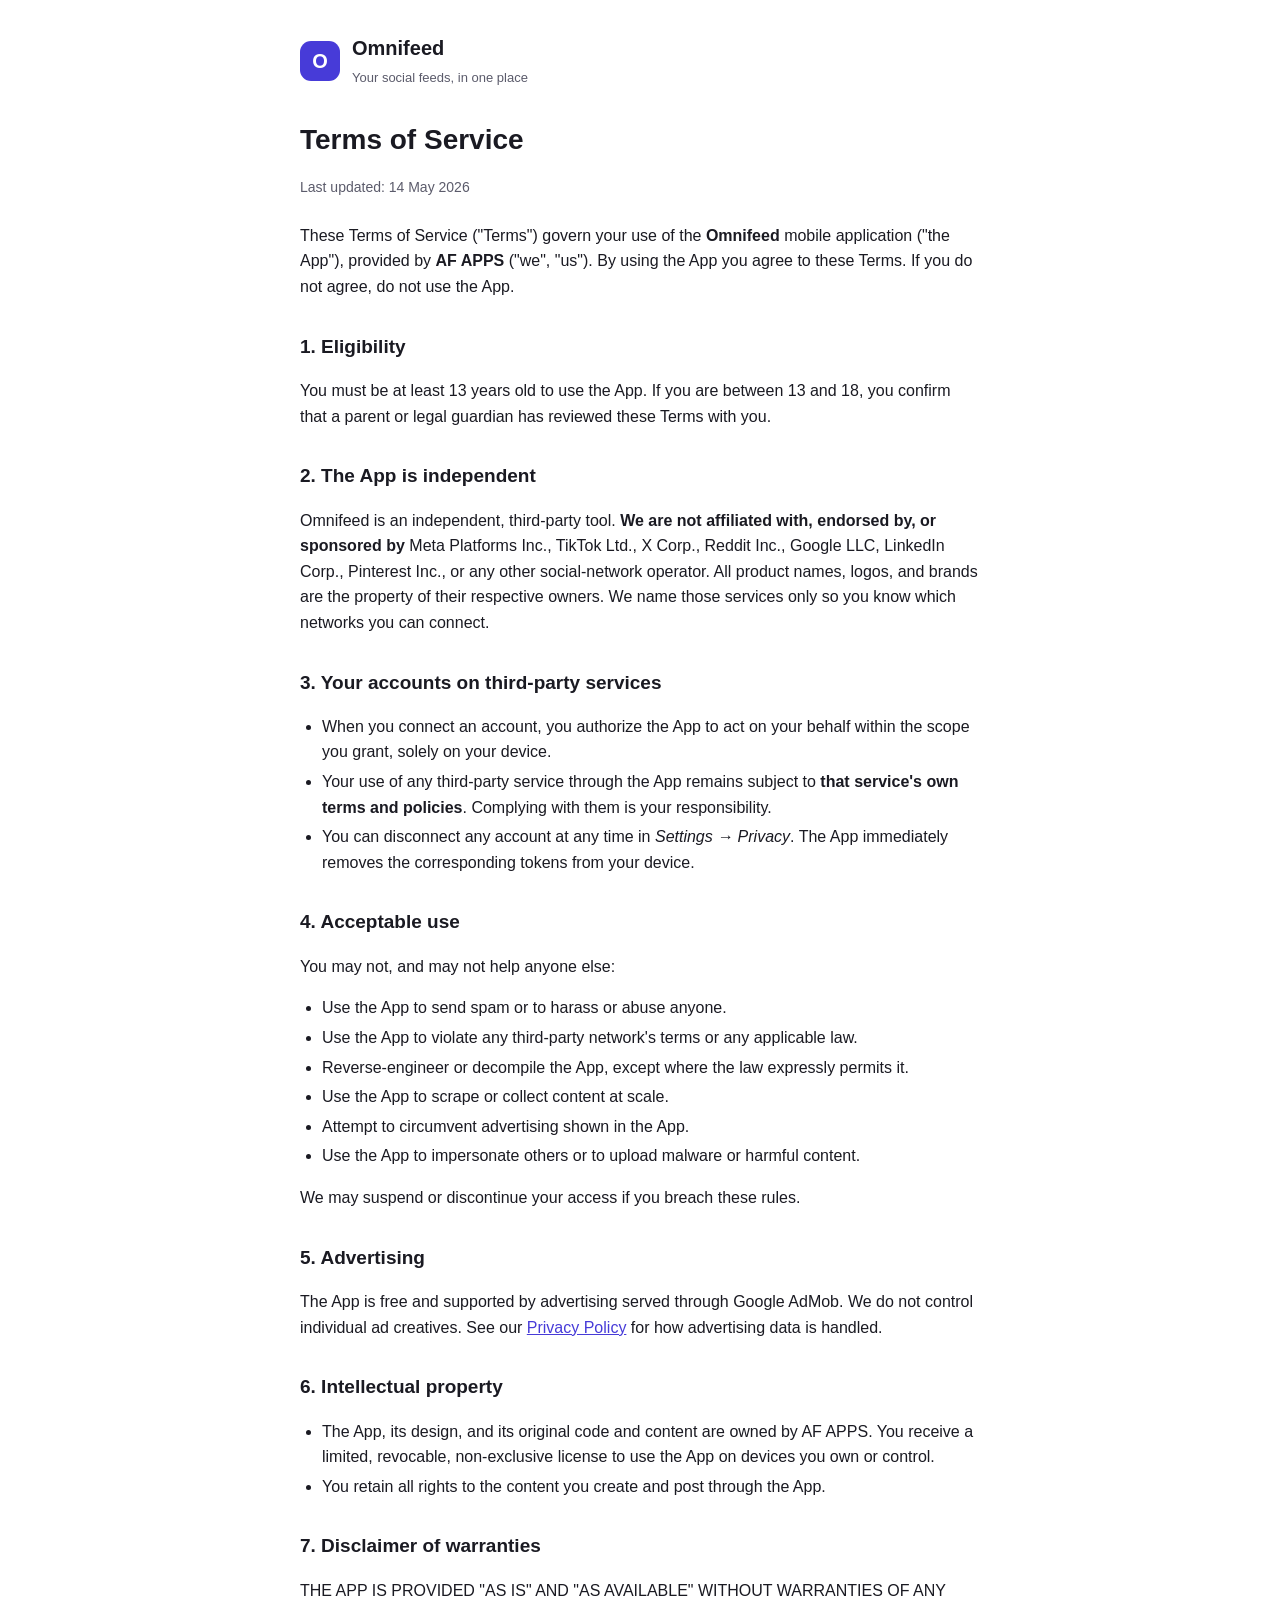
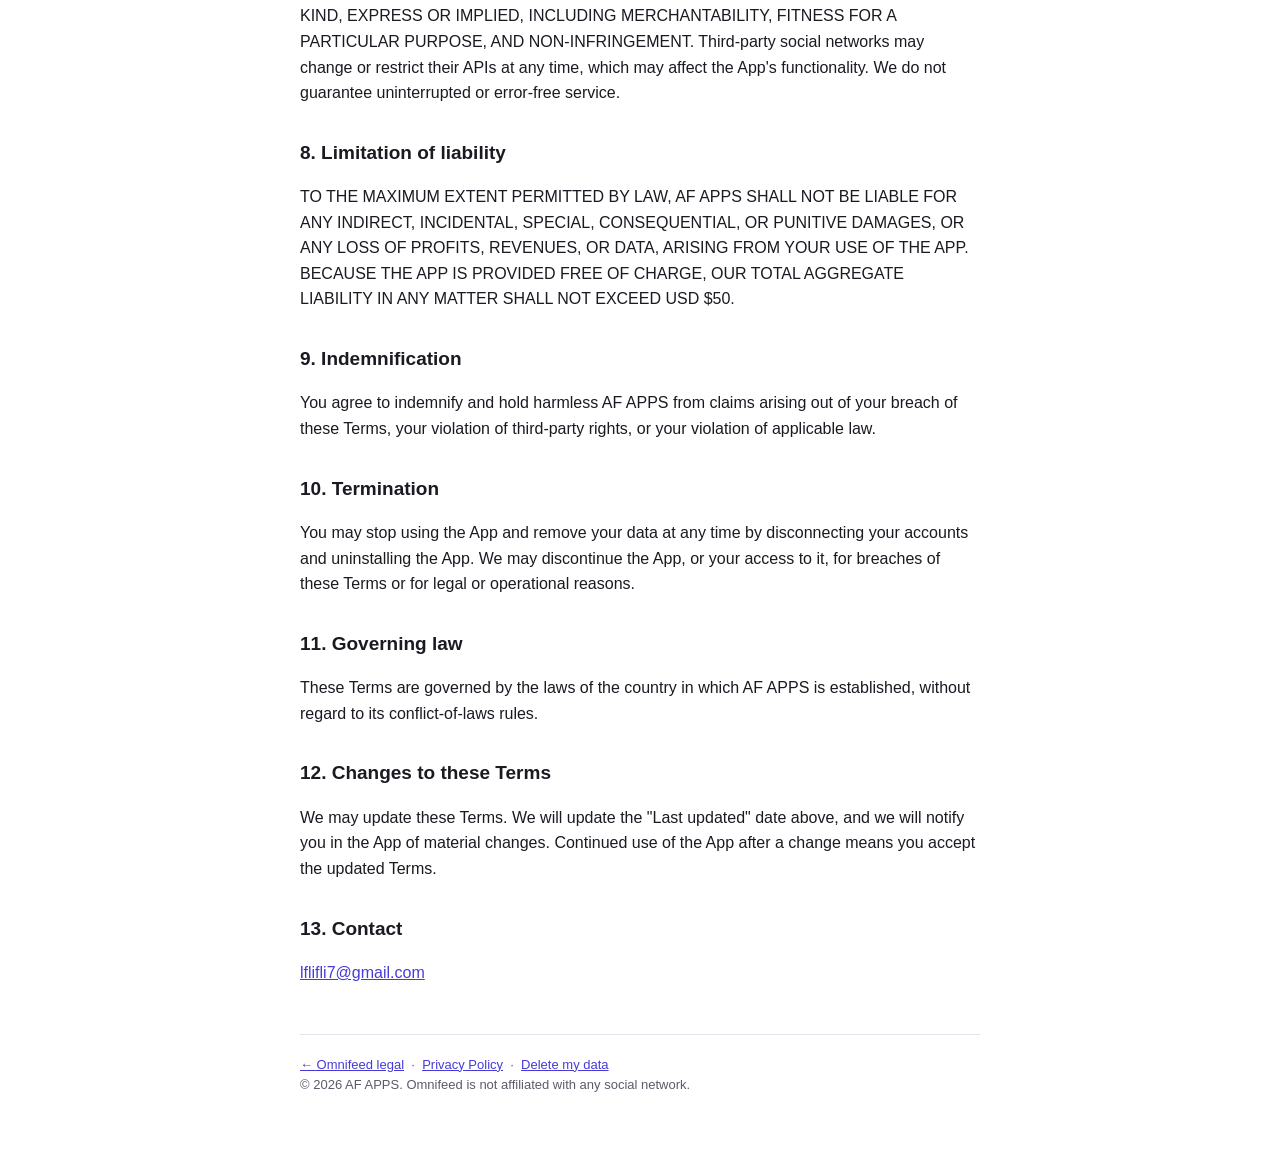
<file: terms/index.html>
<!DOCTYPE html>
<html lang="en">
<head>
  <meta charset="utf-8">
  <meta name="viewport" content="width=device-width, initial-scale=1">
  <title>Terms of Service — Omnifeed</title>
  <link rel="stylesheet" href="../style.css">
</head>
<body>
  <div class="wrap">
    <header class="site">
      <div class="mark">O</div>
      <div>
        <h1>Omnifeed</h1>
        <span>Your social feeds, in one place</span>
      </div>
    </header>

    <h1 class="page">Terms of Service</h1>
    <p class="updated">Last updated: 14 May 2026</p>

    <p>These Terms of Service ("Terms") govern your use of the
      <strong>Omnifeed</strong> mobile application ("the App"), provided by
      <strong>AF APPS</strong> ("we", "us"). By using the App you agree to these
      Terms. If you do not agree, do not use the App.</p>

    <h2>1. Eligibility</h2>
    <p>You must be at least 13 years old to use the App. If you are between 13
      and 18, you confirm that a parent or legal guardian has reviewed these
      Terms with you.</p>

    <h2>2. The App is independent</h2>
    <p>Omnifeed is an independent, third-party tool. <strong>We are not
      affiliated with, endorsed by, or sponsored by</strong> Meta Platforms
      Inc., TikTok Ltd., X Corp., Reddit Inc., Google LLC, LinkedIn Corp.,
      Pinterest Inc., or any other social-network operator. All product names,
      logos, and brands are the property of their respective owners. We name
      those services only so you know which networks you can connect.</p>

    <h2>3. Your accounts on third-party services</h2>
    <ul>
      <li>When you connect an account, you authorize the App to act on your
        behalf within the scope you grant, solely on your device.</li>
      <li>Your use of any third-party service through the App remains subject to
        <strong>that service's own terms and policies</strong>. Complying with
        them is your responsibility.</li>
      <li>You can disconnect any account at any time in
        <em>Settings &rarr; Privacy</em>. The App immediately removes the
        corresponding tokens from your device.</li>
    </ul>

    <h2>4. Acceptable use</h2>
    <p>You may not, and may not help anyone else:</p>
    <ul>
      <li>Use the App to send spam or to harass or abuse anyone.</li>
      <li>Use the App to violate any third-party network's terms or any
        applicable law.</li>
      <li>Reverse-engineer or decompile the App, except where the law expressly
        permits it.</li>
      <li>Use the App to scrape or collect content at scale.</li>
      <li>Attempt to circumvent advertising shown in the App.</li>
      <li>Use the App to impersonate others or to upload malware or harmful
        content.</li>
    </ul>
    <p>We may suspend or discontinue your access if you breach these rules.</p>

    <h2>5. Advertising</h2>
    <p>The App is free and supported by advertising served through Google
      AdMob. We do not control individual ad creatives. See our
      <a href="../privacy/">Privacy Policy</a> for how advertising data is
      handled.</p>

    <h2>6. Intellectual property</h2>
    <ul>
      <li>The App, its design, and its original code and content are owned by
        AF APPS. You receive a limited, revocable, non-exclusive license to use
        the App on devices you own or control.</li>
      <li>You retain all rights to the content you create and post through the
        App.</li>
    </ul>

    <h2>7. Disclaimer of warranties</h2>
    <p>THE APP IS PROVIDED "AS IS" AND "AS AVAILABLE" WITHOUT WARRANTIES OF ANY
      KIND, EXPRESS OR IMPLIED, INCLUDING MERCHANTABILITY, FITNESS FOR A
      PARTICULAR PURPOSE, AND NON-INFRINGEMENT. Third-party social networks may
      change or restrict their APIs at any time, which may affect the App's
      functionality. We do not guarantee uninterrupted or error-free service.</p>

    <h2>8. Limitation of liability</h2>
    <p>TO THE MAXIMUM EXTENT PERMITTED BY LAW, AF APPS SHALL NOT BE LIABLE FOR
      ANY INDIRECT, INCIDENTAL, SPECIAL, CONSEQUENTIAL, OR PUNITIVE DAMAGES, OR
      ANY LOSS OF PROFITS, REVENUES, OR DATA, ARISING FROM YOUR USE OF THE APP.
      BECAUSE THE APP IS PROVIDED FREE OF CHARGE, OUR TOTAL AGGREGATE LIABILITY
      IN ANY MATTER SHALL NOT EXCEED USD $50.</p>

    <h2>9. Indemnification</h2>
    <p>You agree to indemnify and hold harmless AF APPS from claims arising out
      of your breach of these Terms, your violation of third-party rights, or
      your violation of applicable law.</p>

    <h2>10. Termination</h2>
    <p>You may stop using the App and remove your data at any time by
      disconnecting your accounts and uninstalling the App. We may discontinue
      the App, or your access to it, for breaches of these Terms or for legal or
      operational reasons.</p>

    <h2>11. Governing law</h2>
    <p>These Terms are governed by the laws of the country in which AF APPS is
      established, without regard to its conflict-of-laws rules.</p>

    <h2>12. Changes to these Terms</h2>
    <p>We may update these Terms. We will update the "Last updated" date above,
      and we will notify you in the App of material changes. Continued use of
      the App after a change means you accept the updated Terms.</p>

    <h2>13. Contact</h2>
    <p><a href="mailto:lflifli7@gmail.com">lflifli7@gmail.com</a></p>

    <footer>
      <a href="../">&larr; Omnifeed legal</a> &nbsp;·&nbsp;
      <a href="../privacy/">Privacy Policy</a> &nbsp;·&nbsp;
      <a href="../delete-account/">Delete my data</a><br>
      &copy; 2026 AF APPS. Omnifeed is not affiliated with any social network.
    </footer>
  </div>
</body>
</html>
</file>
<file: style.css>
:root {
  --indigo: #473BD8;
  --ink: #1a1a22;
  --muted: #5b5b6b;
  --bg: #ffffff;
  --card: #f5f5fa;
  --border: #e3e3ec;
}
* { box-sizing: border-box; }
body {
  margin: 0;
  font-family: -apple-system, BlinkMacSystemFont, "Segoe UI", Roboto, Helvetica, Arial, sans-serif;
  color: var(--ink);
  background: var(--bg);
  line-height: 1.6;
}
.wrap {
  max-width: 720px;
  margin: 0 auto;
  padding: 32px 20px 80px;
}
header.site {
  display: flex;
  align-items: center;
  gap: 12px;
  margin-bottom: 28px;
}
.mark {
  width: 40px; height: 40px;
  border-radius: 11px;
  background: var(--indigo);
  display: flex; align-items: center; justify-content: center;
  color: #fff; font-weight: 700; font-size: 20px;
}
header.site h1 { font-size: 20px; margin: 0; }
header.site span { color: var(--muted); font-size: 13px; }
h1.page { font-size: 28px; margin: 0 0 4px; }
h2 { font-size: 19px; margin: 32px 0 8px; }
h3 { font-size: 16px; margin: 20px 0 6px; }
.updated { color: var(--muted); font-size: 14px; margin-bottom: 24px; }
a { color: var(--indigo); }
ul { padding-left: 22px; }
li { margin: 4px 0; }
.card {
  background: var(--card);
  border: 1px solid var(--border);
  border-radius: 14px;
  padding: 20px 22px;
  margin: 16px 0;
}
.note { color: var(--muted); font-size: 14px; }
.btn {
  display: inline-block;
  background: var(--indigo);
  color: #fff;
  text-decoration: none;
  padding: 12px 22px;
  border-radius: 999px;
  font-weight: 600;
  margin-top: 8px;
}
label { display: block; font-weight: 600; margin: 14px 0 4px; font-size: 14px; }
input, textarea {
  width: 100%;
  padding: 10px 12px;
  border: 1px solid var(--border);
  border-radius: 10px;
  font: inherit;
  background: #fff;
}
textarea { min-height: 90px; resize: vertical; }
footer {
  margin-top: 48px;
  padding-top: 20px;
  border-top: 1px solid var(--border);
  color: var(--muted);
  font-size: 13px;
}
nav.docs { display: flex; flex-wrap: wrap; gap: 10px; margin: 20px 0; }
nav.docs a {
  background: var(--card);
  border: 1px solid var(--border);
  border-radius: 10px;
  padding: 10px 16px;
  text-decoration: none;
  color: var(--ink);
  font-weight: 600;
}
@media (prefers-color-scheme: dark) {
  :root {
    --ink: #e9e9f0; --muted: #a0a0b0; --bg: #14141b;
    --card: #1e1e28; --border: #2e2e3c;
  }
  input, textarea { background: #14141b; color: var(--ink); }
}
</file>
